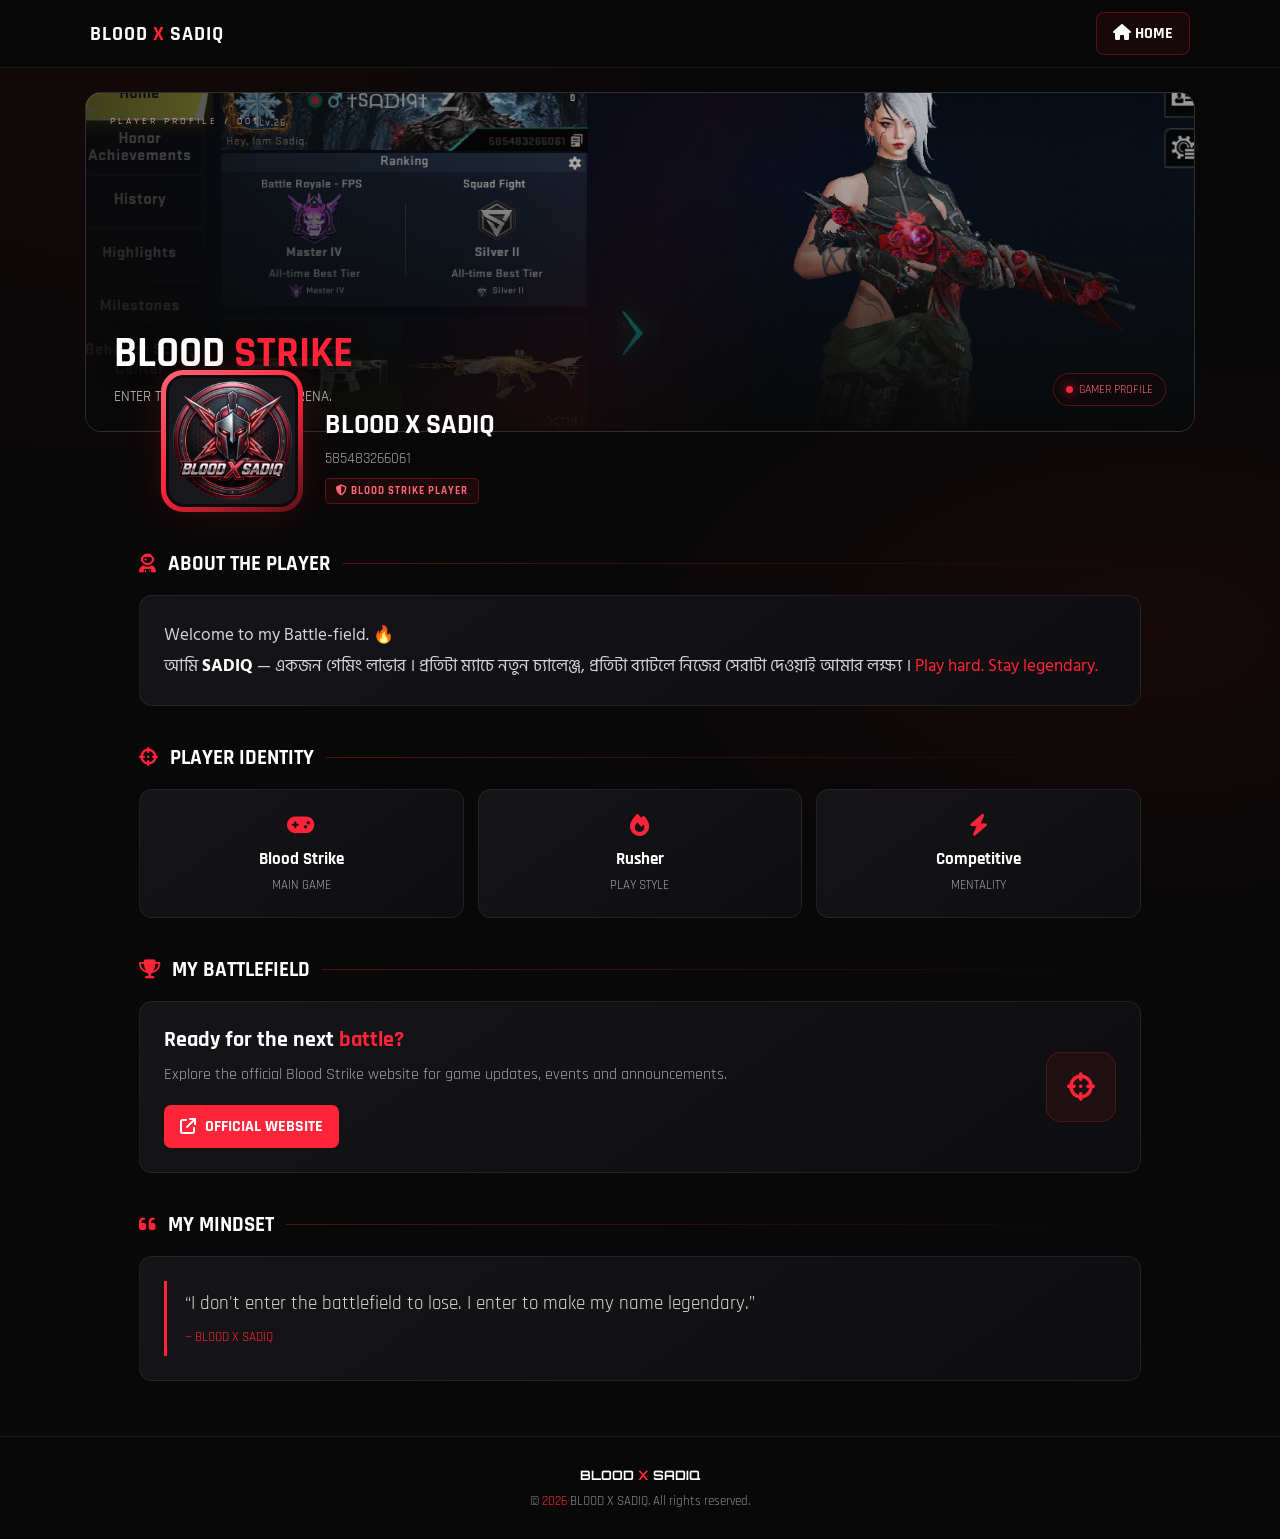
<file: blood-strike.html>
<!DOCTYPE html>
<html lang="bn">
<head>
<meta charset="UTF-8">
<meta name="viewport" content="width=device-width, initial-scale=1.0">
<meta name="theme-color" content="#080808">
<title>BLOOD X SADIQ | Blood Strike</title>

<link rel="preconnect" href="https://fonts.googleapis.com">
<link href="https://fonts.googleapis.com/css2?family=Orbitron:wght@500;600;700;800&family=Rajdhani:wght@500;600;700&display=swap" rel="stylesheet">

<link href="https://fonts.googleapis.com/css2?family=Hind+Siliguri:wght@400;500;600;700&display=swap" rel="stylesheet">

<link rel="stylesheet" href="https://cdnjs.cloudflare.com/ajax/libs/font-awesome/6.7.2/css/all.min.css">

<style>
:root {
  --red: #ff2438;
  --dark: #080808;
  --panel: #111113;
  --muted: #a2a2aa;
}
* { box-sizing: border-box; margin: 0; padding: 0; }
html { scroll-behavior: smooth; }
body {
  background: var(--dark);
  color: #fff;
  font-family: 'Rajdhani', sans-serif;
  overflow-x: hidden;
}
body::before {
  content: "";
  position: fixed;
  inset: 0;
  z-index: -1;
  pointer-events: none;
  background:
    radial-gradient(ellipse at 10% 10%, #ff24380c, transparent 40%),
    radial-gradient(ellipse at 90% 70%, #ff243810, transparent 35%);
}
a { color: inherit; text-decoration: none; }
button { font: inherit; }

/* NAVBAR */
.navbar {
  height: 68px;
  padding: 0 7%;
  display: flex;
  align-items: center;
  justify-content: space-between;
  position: sticky;
  top: 0;
  z-index: 100;
  background: #080808eF;
  border-bottom: 1px solid #ffffff12;
  backdrop-filter: blur(16px);
}
.logo {
  font-family: 'Rajdhani', sans-serif;
  font-size: 20px;
  font-weight: 800;
  letter-spacing: 1px;
}
.logo span { color: var(--red); }
.home-btn {
  border: 1px solid #ff24384c;
  background: #ff243811;
  padding: 10px 16px;
  border-radius: 8px;
  font-weight: 700;
  transition: .3s;
}
.home-btn:hover {
  background: var(--red);
  transform: translateY(-2px);
  box-shadow: 0 0 22px #ff24384d;
}

/* COVER */
.cover-wrap {
  max-width: 1150px;
  padding: 24px 20px 0;
  margin: auto;
}
.cover {
  height: 340px;
  position: relative;
  overflow: hidden;
  border: 1px solid #ffffff1a;
  border-radius: 16px;
  background: #171719;
  isolation: isolate;
}
.cover::before {
  content: "";
  position: absolute;
  inset: 0;
  z-index: -1;
  background:
    linear-gradient(90deg, #090909cc, #09090925 65%, #09090970),
    linear-gradient(0deg, #080808 0%, transparent 75%),
    url("pp2.png") center 35% / cover no-repeat;
  transform: scale(1.04);
  animation: coverZoom 16s ease-in-out infinite alternate;
}
.cover::after {
  content: "";
  position: absolute;
  inset: 0;
  pointer-events: none;
  background: linear-gradient(115deg, transparent 35%, #ff24380b 50%, transparent 65%);
}
.cover-label {
  position: absolute;
  top: 22px;
  left: 24px;
  font-family: 'Rajdhani', sans-serif;
  color: #ffb7bd;
  font-size: 10px;
  letter-spacing: 3px;
}
.cover-bottom {
  position: absolute;
  bottom: 25px;
  left: 28px;
  right: 28px;
  display: flex;
  align-items: end;
  justify-content: space-between;
  gap: 15px;
}
.cover-title {
  font-family: 'Rajdhani', sans-serif;
  font-size: clamp(22px, 4vw, 42px);
  font-weight: 800;
  line-height: 1.2;
  text-shadow: 0 4px 20px #000;
}
.cover-title span { color: var(--red); }
.cover-subtitle {
  color: #d0d0d0;
  margin-top: 8px;
  font-size: 15px;
}
.status {
  border: 1px solid #ff24384f;
  border-radius: 30px;
  background: #10090be8;
  color: #ff6978;
  padding: 8px 12px;
  font-size: 12px;
  white-space: nowrap;
}
.pulse {
  display: inline-block;
  width: 7px;
  height: 7px;
  border-radius: 50%;
  background: var(--red);
  margin-right: 6px;
  box-shadow: 0 0 12px var(--red);
  animation: pulse 1.5s infinite;
}

/* PROFILE */
.container { max-width: 1050px; margin: auto; padding: 0 24px; }
.profile-row {
  display: flex;
  align-items: end;
  gap: 22px;
  margin: -62px 0 28px 22px;
  position: relative;
  z-index: 2;
}
.avatar-frame {
  width: 142px;
  height: 142px;
  padding: 5px;
  border-radius: 22px;
  background: linear-gradient(145deg, #ff6674, #ff2438 50%, #5a1018);
  box-shadow: 0 0 35px #ff243827;
  flex-shrink: 0;
  animation: avatarFloat 4s ease-in-out infinite;
}
.avatar {
  width: 100%;
  height: 100%;
  border-radius: 18px;
  border: 3px solid #0b0b0d;
  object-fit: cover;
  background: #19191d;
}
.profile-info { padding-bottom: 8px; min-width: 0; }
.profile-info h1 {
  font-family: 'Rajdhani', sans-serif;
  font-size: clamp(19px, 3vw, 28px);
  overflow-wrap: anywhere;
}
.handle { color: var(--muted); margin-top: 6px; font-size: 15px; }
.badge {
  display: inline-block;
  margin-top: 10px;
  padding: 5px 10px;
  background: #ff243815;
  border: 1px solid #ff24384a;
  color: #ff6777;
  border-radius: 5px;
  font-size: 11px;
  letter-spacing: 1px;
  font-weight: 700;
}

/* CONTENT CARDS */
.section { margin: 38px 0; }
.section-heading {
  display: flex;
  align-items: center;
  gap: 12px;
  margin-bottom: 18px;
}
.section-heading i { color: var(--red); font-size: 19px; }
.section-heading h2 {
  font-family: 'Rajdhani', sans-serif;
  font-size: clamp(16px, 2.5vw, 21px);
}
.section-heading::after {
  content: "";
  height: 1px;
  flex: 1;
  background: linear-gradient(90deg, #ff243850, transparent);
}
.card {
  background: linear-gradient(145deg, #151517, #0e0e10);
  border: 1px solid #ffffff12;
  border-radius: 13px;
  padding: 24px;
  transition: border-color .35s, transform .35s, box-shadow .35s;
}
.card:hover {
  border-color: #ff243853;
  box-shadow: 0 12px 40px #0005;
  transform: translateY(-4px);
}
.bio {
  font-family: 'Hind Siliguri', sans-serif;
  color: #d2d2d8;
  font-size: 17px;
  line-height: 1.8;
}
.bio strong { color: white; }
.red-text { color: var(--red); }
.stats {
  display: grid;
  grid-template-columns: repeat(3, 1fr);
  gap: 14px;
}
.stat { text-align: center; padding: 24px 10px; }
.stat i { color: var(--red); font-size: 22px; margin-bottom: 12px; }
.stat h3 { font-family: 'Rajdhani', sans-serif;; font-size: 17px; }
.stat p { color: var(--muted); font-size: 13px; margin-top: 7px; }

.game-card {
  display: grid;
  grid-template-columns: 1fr auto;
  gap: 20px;
  align-items: center;
}
.game-card h3 { font-size: 22px; margin-bottom: 8px; }
.game-card p { color: var(--muted); line-height: 1.6; }
.game-icon {
  width: 70px;
  height: 70px;
  border-radius: 15px;
  display: grid;
  place-items: center;
  font-size: 28px;
  color: var(--red);
  border: 1px solid #ff24383b;
  background: #ff243811;
}
.game-link {
  display: inline-flex;
  align-items: center;
  gap: 9px;
  margin-top: 17px;
  padding: 11px 16px;
  border-radius: 7px;
  background: var(--red);
  color: white;
  font-weight: 700;
  transition: .3s;
}
.game-link:hover { background: #d91328; box-shadow: 0 0 25px #ff24384a; }

.quote {
  border-left: 3px solid var(--red);
  padding: 8px 0 8px 18px;
  color: #ddd;
  font-size: 19px;
  line-height: 1.6;
}
.quote span { display: block; margin-top: 8px; font-size: 13px; color: var(--red); }

.footer {
  text-align: center;
  padding: 30px 20px;
  margin-top: 55px;
  border-top: 1px solid #ffffff12;
  color: #8e8e97;
  font-size: 13px;
}
.footer strong { color: white; font-family: Orbitron, sans-serif; }
.footer span { color: var(--red); }

/* SCROLL REVEAL */
.reveal {
  opacity: 0;
  transform: translateY(35px);
  transition: opacity .75s ease, transform .75s cubic-bezier(.2,.7,.2,1);
}
.reveal.visible { opacity: 1; transform: translateY(0); }

@keyframes pulse {
  0%,100% { opacity: 1; box-shadow: 0 0 12px var(--red); }
  50% { opacity: .45; box-shadow: 0 0 3px var(--red); }
}
@keyframes coverZoom {
  from { transform: scale(1.04); }
  to { transform: scale(1.12); }
}
@keyframes avatarFloat {
  0%,100% { transform: translateY(0); }
  50% { transform: translateY(-5px); }
}

@media (max-width: 600px) {
  .navbar { height: 60px; padding: 0 17px; }
  .logo { font-size: 20px; }
  .home-btn { padding: 8px 11px; font-size: 13px; }
  .cover-wrap { padding: 14px 12px 0; }
  .cover { height: 245px; border-radius: 12px; }
  .cover-label { top: 16px; left: 16px; font-size: 9px; }
  .cover-bottom { left: 17px; right: 17px; bottom: 18px; }
  .cover-subtitle { font-size: 13px; }
  .status { font-size: 10px; padding: 7px 9px; }
  .container { padding: 0 15px; }
  .profile-row { gap: 13px; margin: -43px 0 25px 10px; }
  .avatar-frame { width: 102px; height: 102px; border-radius: 17px; padding: 4px; }
  .avatar { border-radius: 13px; }
  .profile-info { padding-bottom: 3px; }
  .profile-info h1 { font-size: 17px; }
  .handle { font-size: 13px; }
  .badge { font-size: 9px; padding: 4px 7px; margin-top: 7px; }
  .section { margin: 29px 0; }
  .card { padding: 18px; }
  .stats { gap: 8px; }
  .stat { padding: 18px 5px; }
  .stat h3 { font-size: 14px; }
  .stat p { font-size: 11px; }
  .stat i { font-size: 19px; }
  .game-card { grid-template-columns: 1fr; }
  .game-icon { width: 52px; height: 52px; font-size: 22px; }
  .bio { font-size: 15px; font-family: 'Hind Siliguri', sans-serif; }
}
@media (prefers-reduced-motion: reduce) {
  *, *::before, *::after {
    animation-duration: .01ms !important;
    scroll-behavior: auto !important;
    transition-duration: .01ms !important;
  }
  .reveal { opacity: 1; transform: none; }
}
</style>
</head>

<body>
<nav class="navbar">
  <a class="logo" href="index.html">BLOOD <span>X</span> SADIQ</a>
  <a class="home-btn" href="index.html"><i class="fa-solid fa-house"></i> HOME</a>
</nav>

<header class="cover-wrap">
  <div class="cover">
    <div class="cover-label">PLAYER PROFILE / 001</div>
    <div class="cover-bottom">
      <div>
        <div class="cover-title">BLOOD <span>STRIKE</span></div>
        <p class="cover-subtitle">ENTER THE BATTLE. OWN THE ARENA.</p>
      </div>
      <div class="status"><span class="pulse"></span>GAMER PROFILE</div>
    </div>
  </div>
</header>

<main class="container">
  <section class="profile-row reveal">
    <div class="avatar-frame">
      <img class="avatar" src="logo1.png"
           alt="BLOOD X SADIQ Profile Picture">
    </div>
    <div class="profile-info">
      <h1>BLOOD X SADIQ</h1>
      <p class="handle">585483266061</p>
      <span class="badge"><i class="fa-solid fa-shield-halved"></i> BLOOD STRIKE PLAYER</span>
    </div>
  </section>

  <section class="section reveal">
    <div class="section-heading">
      <i class="fa-solid fa-user-astronaut"></i>
      <h2>ABOUT THE PLAYER</h2>
    </div>
    <div class="card">
      <p class="bio">
        Welcome to my Battle-field. 🔥<br>
        আমি <strong> SADIQ</strong> — একজন গেমিং লাভার ।
        প্রতিটা ম্যাচে নতুন চ্যালেঞ্জ, প্রতিটা ব্যাটলে নিজের সেরাটা দেওয়াই
        আমার লক্ষ্য । <span class="red-text">Play hard. Stay legendary.</span>
      </p>
    </div>
  </section>

  <section class="section reveal">
    <div class="section-heading">
      <i class="fa-solid fa-crosshairs"></i>
      <h2>PLAYER IDENTITY</h2>
    </div>
    <div class="stats">
      <div class="card stat">
        <i class="fa-solid fa-gamepad"></i>
        <h3>Blood Strike</h3>
        <p>MAIN GAME</p>
      </div>
      <div class="card stat">
        <i class="fa-solid fa-fire"></i>
        <h3>Rusher</h3>
        <p>PLAY STYLE</p>
      </div>
      <div class="card stat">
        <i class="fa-solid fa-bolt"></i>
        <h3>Competitive</h3>
        <p>MENTALITY</p>
      </div>
    </div>
  </section>

  <section class="section reveal">
    <div class="section-heading">
      <i class="fa-solid fa-trophy"></i>
      <h2>MY BATTLEFIELD</h2>
    </div>
    <div class="card game-card">
      <div>
        <h3>Ready for the next <span class="red-text">battle?</span></h3>
        <p>Explore the official Blood Strike website for game updates,
        events and announcements.</p>
        <a class="game-link" href="https://www.blood-strike.com/"
           target="_blank" rel="noopener noreferrer">
          <i class="fa-solid fa-arrow-up-right-from-square"></i>
          OFFICIAL WEBSITE
        </a>
      </div>
      <div class="game-icon"><i class="fa-solid fa-crosshairs"></i></div>
    </div>
  </section>

  <section class="section reveal">
    <div class="section-heading">
      <i class="fa-solid fa-quote-left"></i>
      <h2>MY MINDSET</h2>
    </div>
    <div class="card">
      <p class="quote">
        “I don't enter the battlefield to lose.
        I enter to make my name legendary.”
        <span>— BLOOD X SADIQ</span>
      </p>
    </div>
  </section>
</main>

<footer class="footer">
  <strong>BLOOD <span>X</span> SADIQ</strong>
  <p style="margin-top:9px;">© <span id="year"></span> BLOOD X SADIQ. All rights reserved.</p>
</footer>

<script>
document.getElementById("year").textContent = new Date().getFullYear();

const revealItems = document.querySelectorAll(".reveal");

if ("IntersectionObserver" in window) {
  const observer = new IntersectionObserver((entries) => {
    entries.forEach((entry) => {
      if (entry.isIntersecting) {
        entry.target.classList.add("visible");
        observer.unobserve(entry.target);
      }
    });
  }, { threshold: 0.12 });

  revealItems.forEach((item) => observer.observe(item));
} else {
  revealItems.forEach((item) => item.classList.add("visible"));
}
</script>
</body>
</html>
</file>
